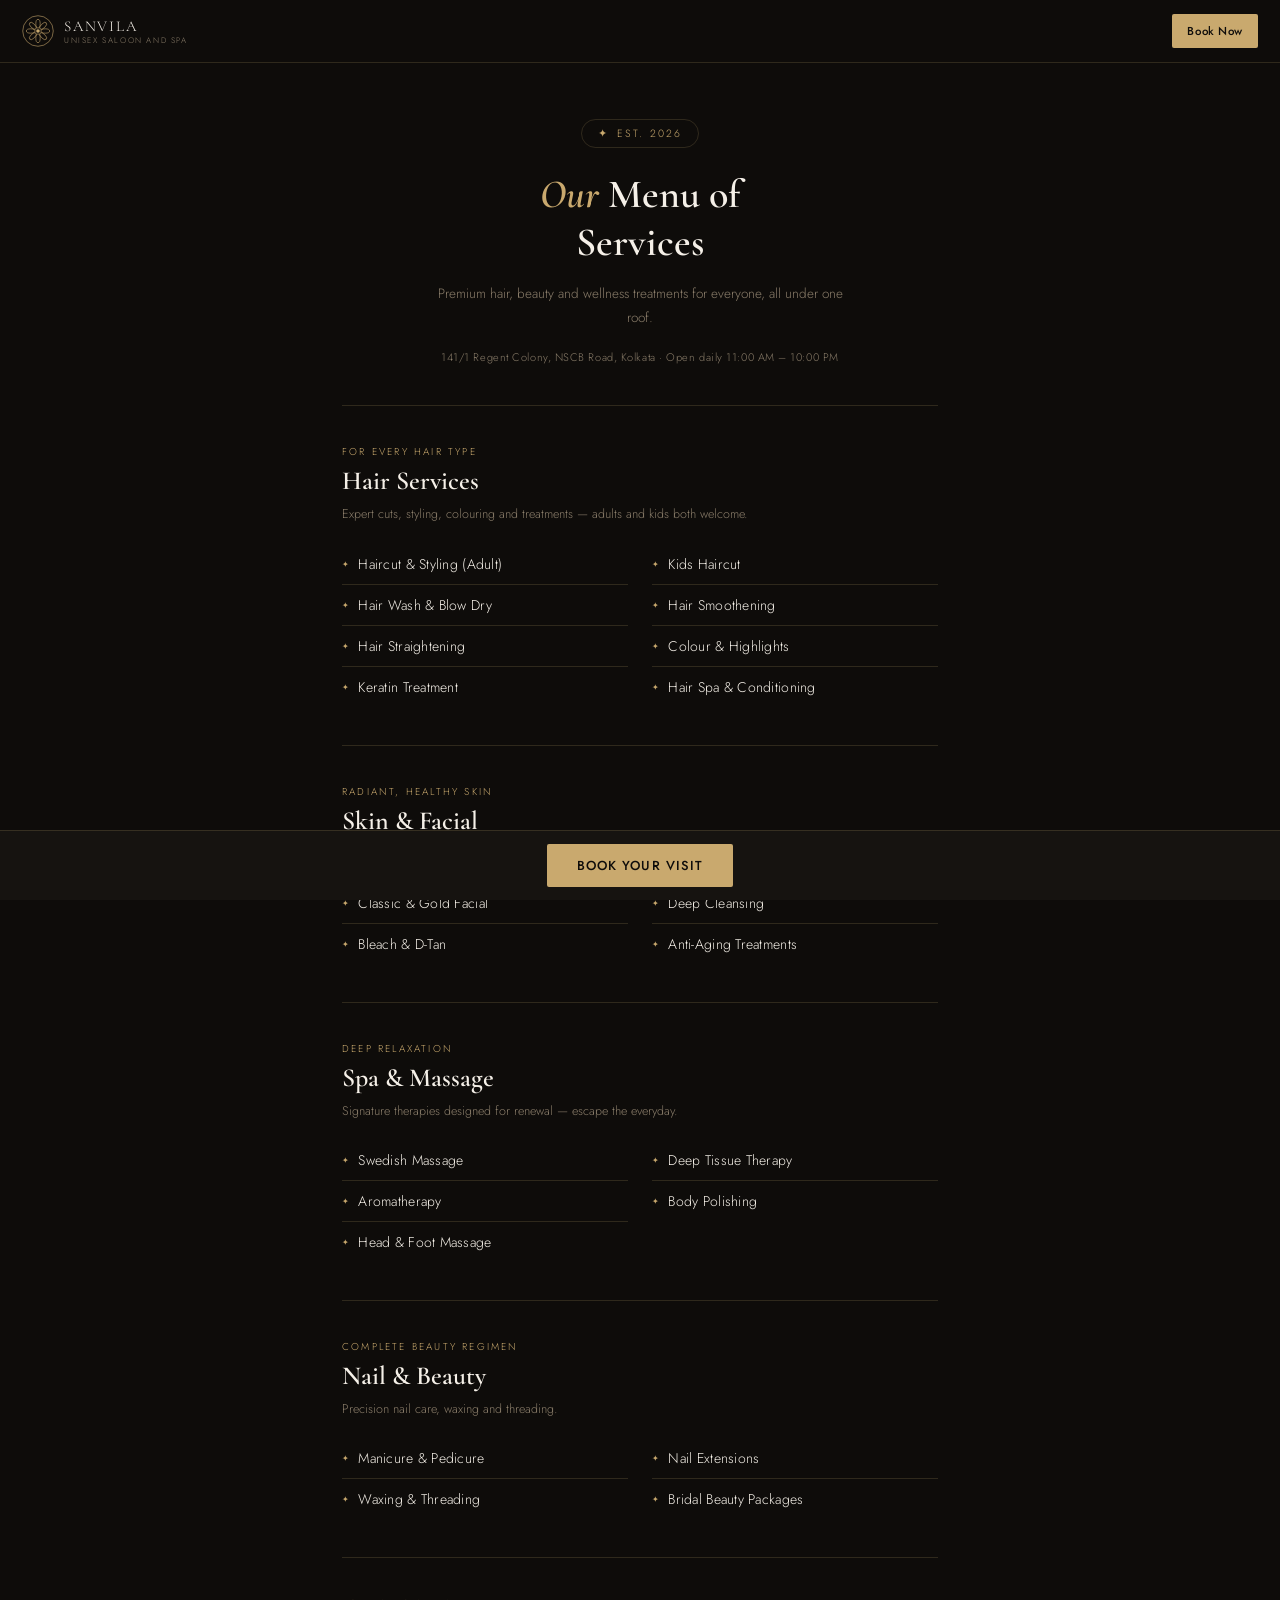
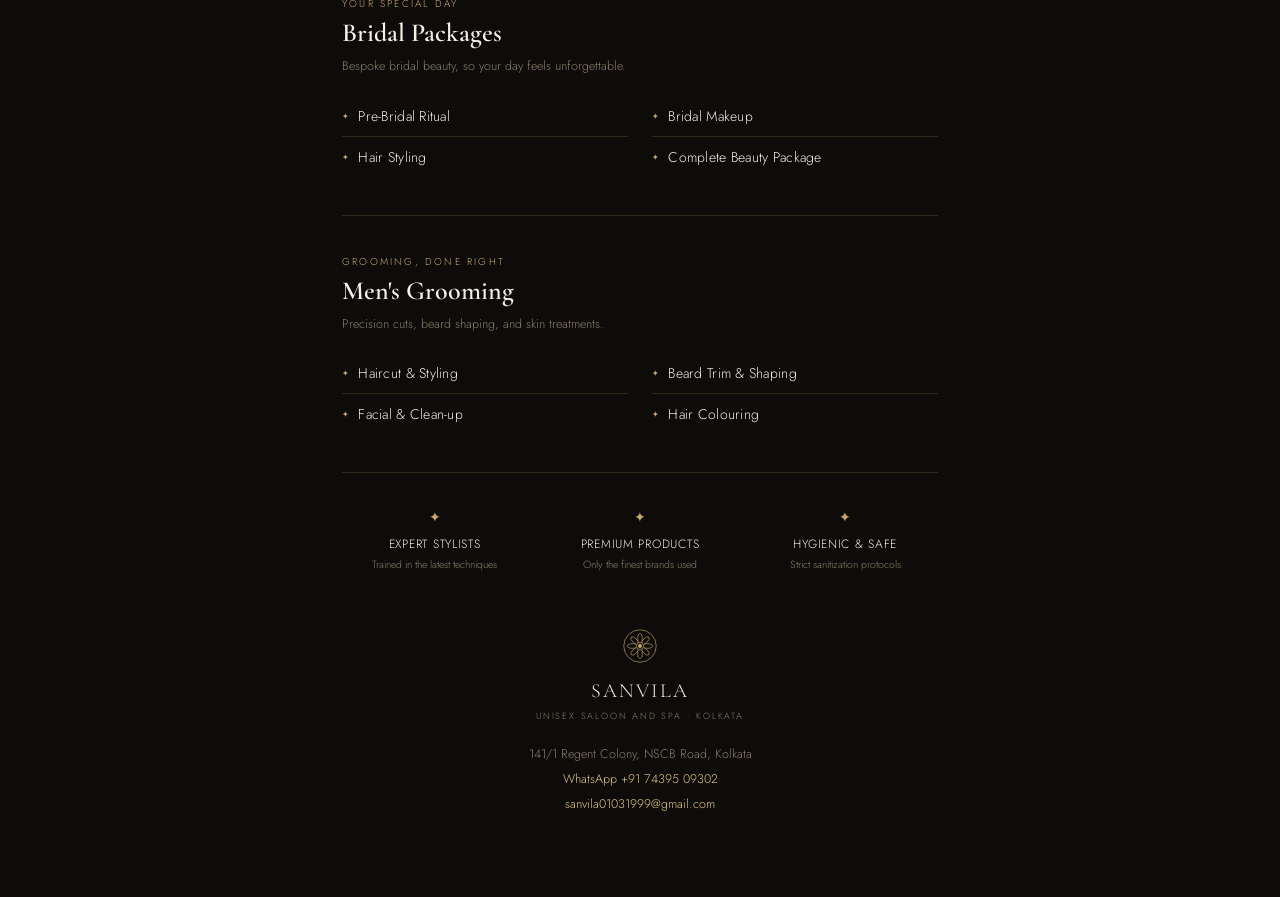
<file: menu.html>
<!DOCTYPE html>
<html lang="en">
<head>
<meta charset="UTF-8">
<meta name="viewport" content="width=device-width, initial-scale=1.0">
<title>Sanvila — Menu of Services</title>
<meta name="description" content="Sanvila Unisex Saloon & Spa — full menu of hair, skin, spa, nail, bridal and grooming services. Kolkata.">
<link rel="preconnect" href="https://fonts.googleapis.com">
<link rel="preconnect" href="https://fonts.gstatic.com" crossorigin>
<link href="https://fonts.googleapis.com/css2?family=Cormorant+Garamond:ital,wght@0,400;0,600;1,400&family=Jost:wght@300;400;500&display=swap" rel="stylesheet">
<style>
  :root{
    --ink:#0e0c0a; --panel:#161310; --card:#1b1712;
    --gold:#c9a96e; --gold-light:#e2c78a; --cream:#f5f0e8; --muted:#8a7d6a;
    --line:rgba(201,169,110,.18);
  }
  *{box-sizing:border-box;}
  html{scroll-behavior:smooth;}
  body{margin:0;background:var(--ink);color:var(--cream);font-family:'Jost',sans-serif;font-weight:300;padding-bottom:70px;}
  em{font-style:italic;font-family:'Cormorant Garamond',serif;color:var(--gold);}

  .topbar{position:sticky;top:0;z-index:20;background:var(--ink);border-bottom:1px solid var(--line);
    display:flex;align-items:center;justify-content:space-between;padding:14px 22px;gap:12px;}
  .brand{display:flex;align-items:center;gap:10px;text-decoration:none;color:inherit;}
  .brand svg{width:32px;height:32px;color:var(--gold);}
  .brand-text{display:flex;flex-direction:column;line-height:1.25;}
  .brand-name{font-family:'Cormorant Garamond',serif;font-size:15px;letter-spacing:.12em;color:var(--cream);}
  .brand-sub{font-size:8px;letter-spacing:.2em;color:var(--muted);}
  .wa-btn{background:var(--gold);color:var(--ink);text-decoration:none;font-size:11.5px;font-weight:500;
    letter-spacing:.05em;padding:9px 15px;border-radius:2px;white-space:nowrap;}

  .hero{text-align:center;padding:56px 24px 40px;position:relative;}
  .badge{display:inline-flex;align-items:center;gap:8px;border:1px solid var(--line);border-radius:20px;
    padding:6px 16px;font-size:10.5px;letter-spacing:.2em;color:var(--gold);text-transform:uppercase;margin-bottom:22px;}
  .hero h1{font-family:'Cormorant Garamond',serif;font-weight:600;font-size:40px;margin:0;line-height:1.2;color:var(--cream);}
  .hero p{max-width:420px;margin:16px auto 0;font-size:13.5px;color:var(--muted);line-height:1.75;font-weight:300;}
  .hero .addr{font-size:11px;color:var(--muted);margin-top:20px;letter-spacing:.05em;}

  main{max-width:640px;margin:0 auto;padding:0 22px;}

  .section{padding:38px 0;border-top:1px solid var(--line);}
  .sec-eyebrow{font-size:10px;letter-spacing:.22em;text-transform:uppercase;color:var(--gold);margin-bottom:6px;}
  .sec-title{font-family:'Cormorant Garamond',serif;font-size:26px;font-weight:600;margin:0 0 8px;color:var(--cream);}
  .sec-desc{font-size:12.5px;color:var(--muted);line-height:1.7;max-width:480px;font-weight:300;}

  .items{display:grid;grid-template-columns:1fr 1fr;gap:0 24px;margin-top:18px;}
  .item{display:flex;align-items:baseline;gap:9px;padding:10px 0;font-size:14px;color:var(--cream);
    border-top:1px solid var(--line);font-weight:300;letter-spacing:.02em;}
  .items .item:nth-child(-n+2){border-top:none;}
  .item::before{content:'✦';color:var(--gold);font-size:8px;position:relative;top:-2px;}

  .features{display:grid;grid-template-columns:repeat(3,1fr);gap:20px;padding:34px 0 6px;border-top:1px solid var(--line);}
  .feature{text-align:center;}
  .feature .mark{color:var(--gold);font-size:14px;margin-bottom:8px;}
  .feature .ft-title{font-size:12px;letter-spacing:.06em;color:var(--cream);}
  .feature .ft-sub{font-size:10.5px;color:var(--muted);margin-top:4px;line-height:1.5;}

  footer{text-align:center;padding:50px 24px 10px;}
  footer svg{width:34px;height:34px;color:var(--gold);margin-bottom:10px;}
  footer .word{font-family:'Cormorant Garamond',serif;font-size:20px;color:var(--cream);letter-spacing:.1em;}
  footer .sub{font-size:9px;letter-spacing:.2em;text-transform:uppercase;color:var(--muted);margin:6px 0 20px;}
  footer .contact{font-size:12.5px;line-height:2;color:var(--muted);}
  footer a{color:var(--gold-light);text-decoration:none;}

  .book-fixed{position:fixed;left:0;right:0;bottom:0;z-index:30;background:var(--panel);border-top:1px solid var(--line);
    padding:13px 20px;display:flex;justify-content:center;}
  .book-fixed a{background:var(--gold);color:var(--ink);text-decoration:none;font-size:13px;font-weight:500;
    padding:12px 30px;border-radius:2px;letter-spacing:.08em;text-transform:uppercase;}

  @media (max-width:420px){
    .hero h1{font-size:31px;}
    .items{grid-template-columns:1fr;}
    .items .item:nth-child(2){border-top:1px solid var(--line);}
    .items .item:nth-child(1){border-top:none;}
    .features{grid-template-columns:1fr;text-align:left;}
    .feature{display:flex;align-items:baseline;gap:10px;}
  }
</style>
</head>
<body>

  <div class="topbar">
    <a href="https://sanvila-website.vercel.app/#home" class="brand">
      <svg viewBox="0 0 44 44" fill="none" xmlns="http://www.w3.org/2000/svg">
        <circle cx="22" cy="22" r="21" stroke="currentColor" stroke-width="0.8"/>
        <g transform="translate(22,22)">
          <ellipse cx="0" cy="-10" rx="3" ry="6" fill="none" stroke="currentColor" stroke-width="0.8" transform="rotate(0)"/>
          <ellipse cx="0" cy="-10" rx="3" ry="6" fill="none" stroke="currentColor" stroke-width="0.8" transform="rotate(45)"/>
          <ellipse cx="0" cy="-10" rx="3" ry="6" fill="none" stroke="currentColor" stroke-width="0.8" transform="rotate(90)"/>
          <ellipse cx="0" cy="-10" rx="3" ry="6" fill="none" stroke="currentColor" stroke-width="0.8" transform="rotate(135)"/>
          <ellipse cx="0" cy="-10" rx="3" ry="6" fill="none" stroke="currentColor" stroke-width="0.8" transform="rotate(180)"/>
          <ellipse cx="0" cy="-10" rx="3" ry="6" fill="none" stroke="currentColor" stroke-width="0.8" transform="rotate(225)"/>
          <ellipse cx="0" cy="-10" rx="3" ry="6" fill="none" stroke="currentColor" stroke-width="0.8" transform="rotate(270)"/>
          <ellipse cx="0" cy="-10" rx="3" ry="6" fill="none" stroke="currentColor" stroke-width="0.8" transform="rotate(315)"/>
          <circle cx="0" cy="0" r="2.5" fill="currentColor"/>
        </g>
      </svg>
      <span class="brand-text">
        <span class="brand-name">SANVILA</span>
        <span class="brand-sub">UNISEX SALOON AND SPA</span>
      </span>
    </a>
    <a class="wa-btn" href="https://wa.me/917439509302?text=Hi%20Sanvila!%20I%20would%20like%20to%20book%20an%20appointment." target="_blank" rel="noopener">Book Now</a>
  </div>

  <div class="hero">
    <div class="badge"><span>✦</span><span>Est. 2026</span></div>
    <h1><em>Our</em> Menu of<br>Services</h1>
    <p>Premium hair, beauty and wellness treatments for everyone, all under one roof.</p>
    <div class="addr">141/1 Regent Colony, NSCB Road, Kolkata &middot; Open daily 11:00 AM – 10:00 PM</div>
  </div>

  <main>

    <div class="section">
      <div class="sec-eyebrow">For Every Hair Type</div>
      <h2 class="sec-title">Hair Services</h2>
      <div class="sec-desc">Expert cuts, styling, colouring and treatments — adults and kids both welcome.</div>
      <div class="items">
        <div class="item">Haircut &amp; Styling (Adult)</div>
        <div class="item">Kids Haircut</div>
        <div class="item">Hair Wash &amp; Blow Dry</div>
        <div class="item">Hair Smoothening</div>
        <div class="item">Hair Straightening</div>
        <div class="item">Colour &amp; Highlights</div>
        <div class="item">Keratin Treatment</div>
        <div class="item">Hair Spa &amp; Conditioning</div>
      </div>
    </div>

    <div class="section">
      <div class="sec-eyebrow">Radiant, Healthy Skin</div>
      <h2 class="sec-title">Skin &amp; Facial</h2>
      <div class="sec-desc">Revitalising facials, clean-ups and advanced skin treatments.</div>
      <div class="items">
        <div class="item">Classic &amp; Gold Facial</div>
        <div class="item">Deep Cleansing</div>
        <div class="item">Bleach &amp; D-Tan</div>
        <div class="item">Anti-Aging Treatments</div>
      </div>
    </div>

    <div class="section">
      <div class="sec-eyebrow">Deep Relaxation</div>
      <h2 class="sec-title">Spa &amp; Massage</h2>
      <div class="sec-desc">Signature therapies designed for renewal — escape the everyday.</div>
      <div class="items">
        <div class="item">Swedish Massage</div>
        <div class="item">Deep Tissue Therapy</div>
        <div class="item">Aromatherapy</div>
        <div class="item">Body Polishing</div>
        <div class="item">Head &amp; Foot Massage</div>
      </div>
    </div>

    <div class="section">
      <div class="sec-eyebrow">Complete Beauty Regimen</div>
      <h2 class="sec-title">Nail &amp; Beauty</h2>
      <div class="sec-desc">Precision nail care, waxing and threading.</div>
      <div class="items">
        <div class="item">Manicure &amp; Pedicure</div>
        <div class="item">Nail Extensions</div>
        <div class="item">Waxing &amp; Threading</div>
        <div class="item">Bridal Beauty Packages</div>
      </div>
    </div>

    <div class="section">
      <div class="sec-eyebrow">Your Special Day</div>
      <h2 class="sec-title">Bridal Packages</h2>
      <div class="sec-desc">Bespoke bridal beauty, so your day feels unforgettable.</div>
      <div class="items">
        <div class="item">Pre-Bridal Ritual</div>
        <div class="item">Bridal Makeup</div>
        <div class="item">Hair Styling</div>
        <div class="item">Complete Beauty Package</div>
      </div>
    </div>

    <div class="section">
      <div class="sec-eyebrow">Grooming, Done Right</div>
      <h2 class="sec-title">Men's Grooming</h2>
      <div class="sec-desc">Precision cuts, beard shaping, and skin treatments.</div>
      <div class="items">
        <div class="item">Haircut &amp; Styling</div>
        <div class="item">Beard Trim &amp; Shaping</div>
        <div class="item">Facial &amp; Clean-up</div>
        <div class="item">Hair Colouring</div>
      </div>
    </div>

    <div class="features">
      <div class="feature"><div class="mark">✦</div><div class="ft-title">EXPERT STYLISTS</div><div class="ft-sub">Trained in the latest techniques</div></div>
      <div class="feature"><div class="mark">✦</div><div class="ft-title">PREMIUM PRODUCTS</div><div class="ft-sub">Only the finest brands used</div></div>
      <div class="feature"><div class="mark">✦</div><div class="ft-title">HYGIENIC &amp; SAFE</div><div class="ft-sub">Strict sanitization protocols</div></div>
    </div>

  </main>

  <footer>
    <svg viewBox="0 0 44 44" fill="none" xmlns="http://www.w3.org/2000/svg">
      <circle cx="22" cy="22" r="21" stroke="currentColor" stroke-width="0.8"/>
      <g transform="translate(22,22)">
        <ellipse cx="0" cy="-10" rx="3" ry="6" fill="none" stroke="currentColor" stroke-width="0.8" transform="rotate(0)"/>
        <ellipse cx="0" cy="-10" rx="3" ry="6" fill="none" stroke="currentColor" stroke-width="0.8" transform="rotate(45)"/>
        <ellipse cx="0" cy="-10" rx="3" ry="6" fill="none" stroke="currentColor" stroke-width="0.8" transform="rotate(90)"/>
        <ellipse cx="0" cy="-10" rx="3" ry="6" fill="none" stroke="currentColor" stroke-width="0.8" transform="rotate(135)"/>
        <ellipse cx="0" cy="-10" rx="3" ry="6" fill="none" stroke="currentColor" stroke-width="0.8" transform="rotate(180)"/>
        <ellipse cx="0" cy="-10" rx="3" ry="6" fill="none" stroke="currentColor" stroke-width="0.8" transform="rotate(225)"/>
        <ellipse cx="0" cy="-10" rx="3" ry="6" fill="none" stroke="currentColor" stroke-width="0.8" transform="rotate(270)"/>
        <ellipse cx="0" cy="-10" rx="3" ry="6" fill="none" stroke="currentColor" stroke-width="0.8" transform="rotate(315)"/>
        <circle cx="0" cy="0" r="2.5" fill="currentColor"/>
      </g>
    </svg>
    <div class="word">SANVILA</div>
    <div class="sub">Unisex Saloon and Spa &middot; Kolkata</div>
    <div class="contact">
      141/1 Regent Colony, NSCB Road, Kolkata<br>
      <a href="https://wa.me/917439509302">WhatsApp +91 74395 09302</a><br>
      <a href="mailto:sanvila01031999@gmail.com">sanvila01031999@gmail.com</a>
    </div>
  </footer>

  <div class="book-fixed">
    <a href="https://wa.me/917439509302?text=Hi%20Sanvila!%20I%20would%20like%20to%20book%20an%20appointment." target="_blank" rel="noopener">Book Your Visit</a>
  </div>

</body>
</html>
</file>
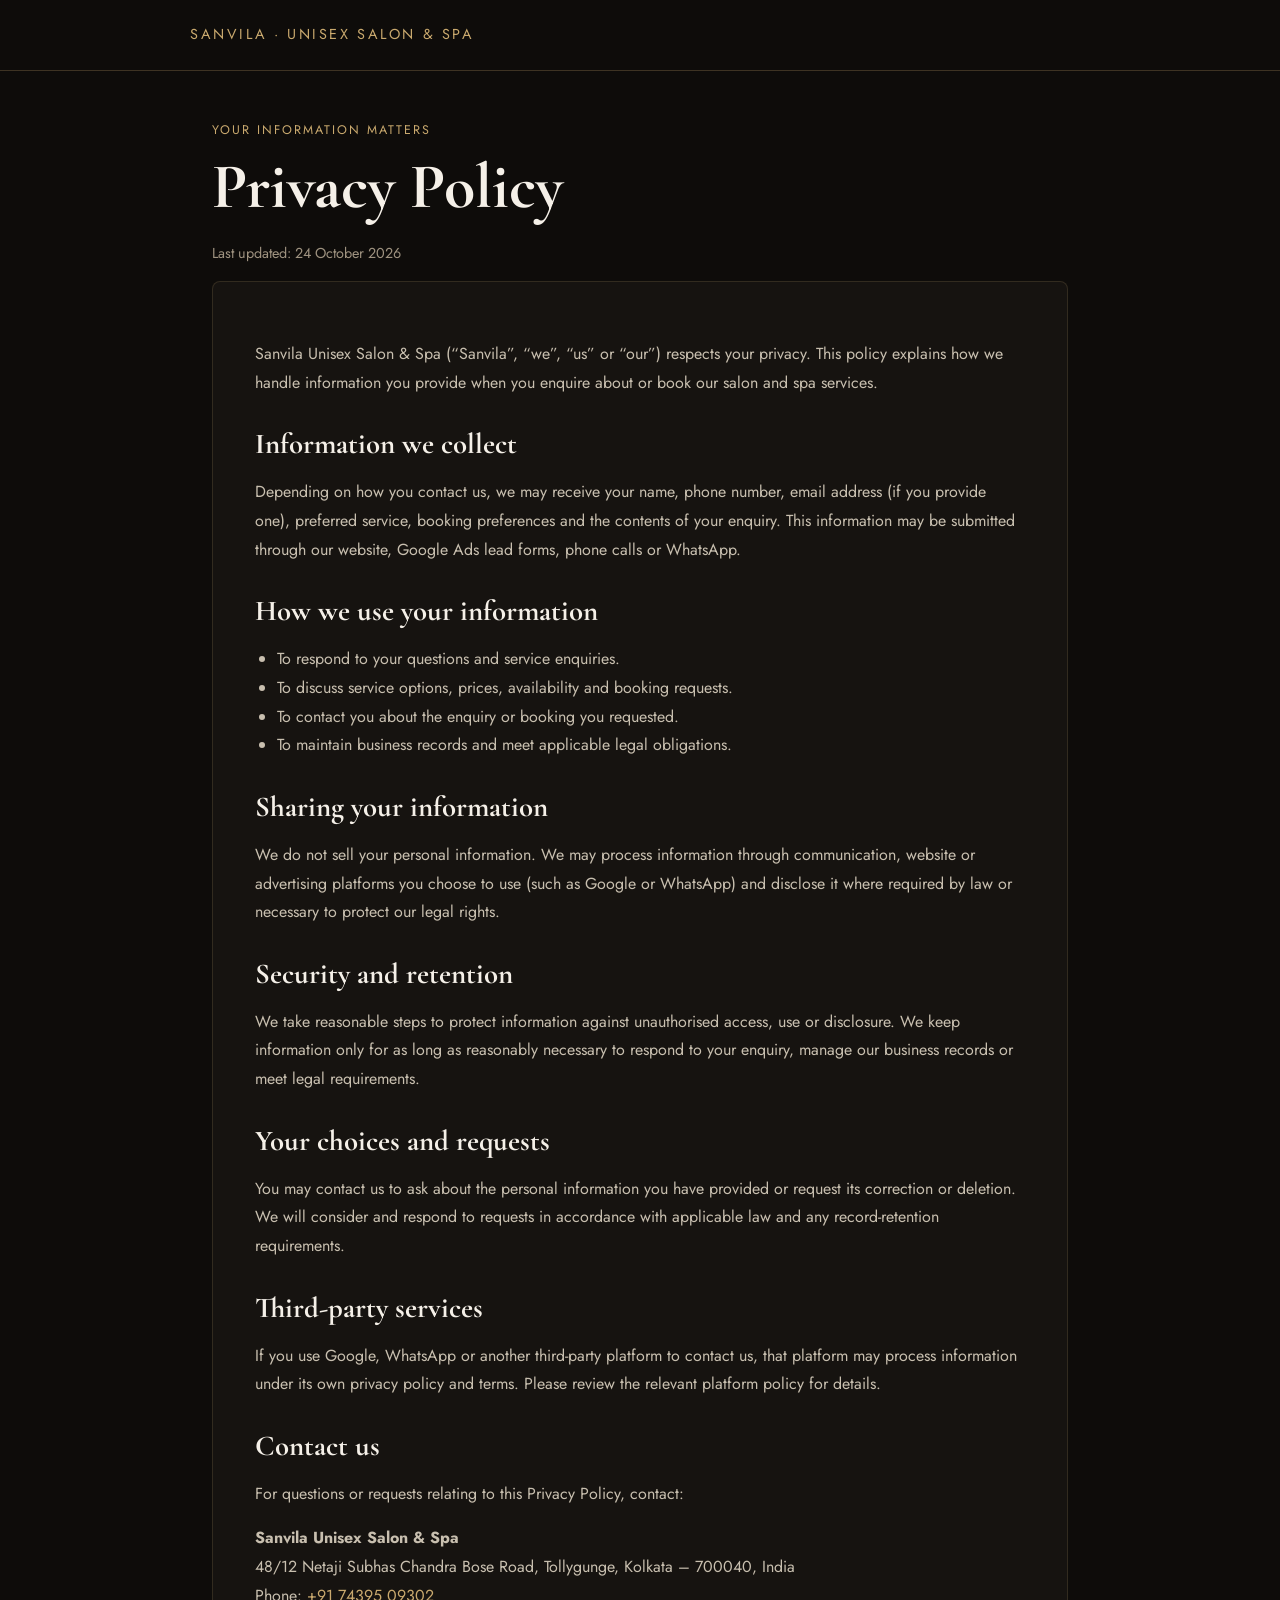
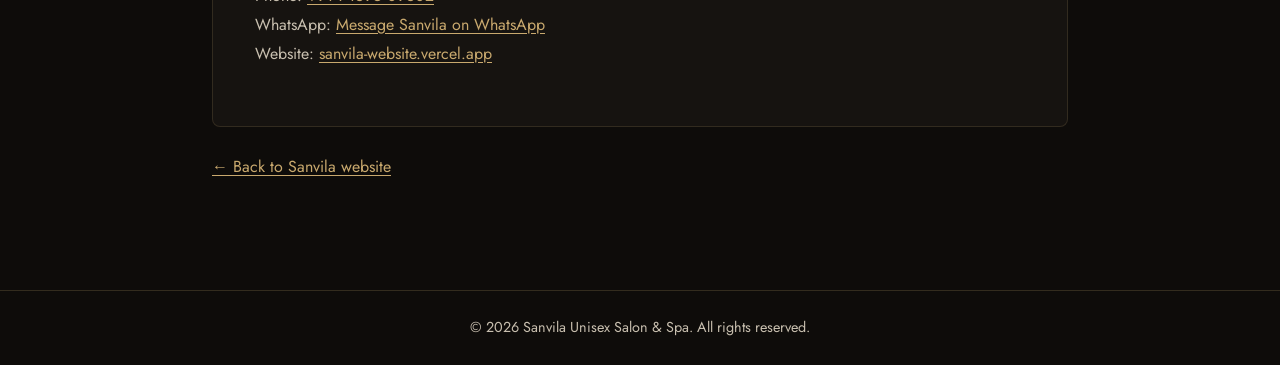
<file: privacy-policy.html>
<!DOCTYPE html>
<html lang="en">
<head>
  <meta charset="UTF-8" />
  <meta name="viewport" content="width=device-width, initial-scale=1" />
  <title>Privacy Policy | Sanvila Unisex Salon &amp; Spa</title>
  <meta name="description" content="Privacy policy for enquiries and bookings with Sanvila Unisex Salon &amp; Spa in Tollygunge, Kolkata." />
  <meta name="robots" content="index, follow" />
  <link rel="canonical" href="https://sanvila-website.vercel.app/privacy-policy.html" />
  <link rel="preconnect" href="https://fonts.googleapis.com" />
  <link rel="preconnect" href="https://fonts.gstatic.com" crossorigin />
  <link href="https://fonts.googleapis.com/css2?family=Cormorant+Garamond:wght@400;600&family=Jost:wght@300;400;500&display=swap" rel="stylesheet" />
  <style>
    :root { color-scheme: dark; --gold: #c9a96e; --bg: #0e0c0a; --panel: #161310; --text: #c8bfaf; --white: #f5f0e8; }
    * { box-sizing: border-box; }
    body { margin: 0; background: var(--bg); color: var(--text); font: 16px/1.8 'Jost', sans-serif; }
    header { border-bottom: 1px solid rgba(201,169,110,.25); padding: 22px 20px; }
    .brand { max-width: 900px; margin: auto; color: var(--gold); letter-spacing: .18em; font-size: .9rem; }
    main { max-width: 900px; margin: 48px auto; padding: 0 22px 60px; }
    .eyebrow { color: var(--gold); text-transform: uppercase; letter-spacing: .16em; font-size: .78rem; }
    h1, h2 { color: var(--white); font-family: 'Cormorant Garamond', serif; line-height: 1.2; }
    h1 { font-size: clamp(2.5rem, 7vw, 4rem); margin: 8px 0 12px; }
    h2 { font-size: 1.8rem; margin: 30px 0 8px; }
    .updated { color: #9f9380; font-size: .9rem; }
    .policy { background: var(--panel); border: 1px solid rgba(201,169,110,.16); padding: clamp(20px, 5vw, 42px); border-radius: 8px; }
    a { color: var(--gold); text-underline-offset: 3px; }
    ul { padding-left: 22px; }
    footer { border-top: 1px solid rgba(201,169,110,.2); padding: 24px 20px; text-align: center; font-size: .9rem; }
    .back { display: inline-block; margin-top: 26px; }
  </style>
</head>
<body>
  <header><div class="brand">SANVILA · UNISEX SALON &amp; SPA</div></header>
  <main>
    <div class="eyebrow">Your information matters</div>
    <h1>Privacy Policy</h1>
    <p class="updated">Last updated: 24 October 2026</p>
    <div class="policy">
      <p>Sanvila Unisex Salon &amp; Spa (“Sanvila”, “we”, “us” or “our”) respects your privacy. This policy explains how we handle information you provide when you enquire about or book our salon and spa services.</p>

      <h2>Information we collect</h2>
      <p>Depending on how you contact us, we may receive your name, phone number, email address (if you provide one), preferred service, booking preferences and the contents of your enquiry. This information may be submitted through our website, Google Ads lead forms, phone calls or WhatsApp.</p>

      <h2>How we use your information</h2>
      <ul>
        <li>To respond to your questions and service enquiries.</li>
        <li>To discuss service options, prices, availability and booking requests.</li>
        <li>To contact you about the enquiry or booking you requested.</li>
        <li>To maintain business records and meet applicable legal obligations.</li>
      </ul>

      <h2>Sharing your information</h2>
      <p>We do not sell your personal information. We may process information through communication, website or advertising platforms you choose to use (such as Google or WhatsApp) and disclose it where required by law or necessary to protect our legal rights.</p>

      <h2>Security and retention</h2>
      <p>We take reasonable steps to protect information against unauthorised access, use or disclosure. We keep information only for as long as reasonably necessary to respond to your enquiry, manage our business records or meet legal requirements.</p>

      <h2>Your choices and requests</h2>
      <p>You may contact us to ask about the personal information you have provided or request its correction or deletion. We will consider and respond to requests in accordance with applicable law and any record-retention requirements.</p>

      <h2>Third-party services</h2>
      <p>If you use Google, WhatsApp or another third-party platform to contact us, that platform may process information under its own privacy policy and terms. Please review the relevant platform policy for details.</p>

      <h2>Contact us</h2>
      <p>For questions or requests relating to this Privacy Policy, contact:</p>
      <p><strong>Sanvila Unisex Salon &amp; Spa</strong><br />
      48/12 Netaji Subhas Chandra Bose Road, Tollygunge, Kolkata – 700040, India<br />
      Phone: <a href="tel:+917439509302">+91 74395 09302</a><br />
      WhatsApp: <a href="https://wa.me/917439509302" rel="noopener noreferrer">Message Sanvila on WhatsApp</a><br />
      Website: <a href="https://sanvila-website.vercel.app/">sanvila-website.vercel.app</a></p>
    </div>
    <a class="back" href="/">← Back to Sanvila website</a>
  </main>
  <footer>© 2026 Sanvila Unisex Salon &amp; Spa. All rights reserved.</footer>
</body>
</html>
</file>
